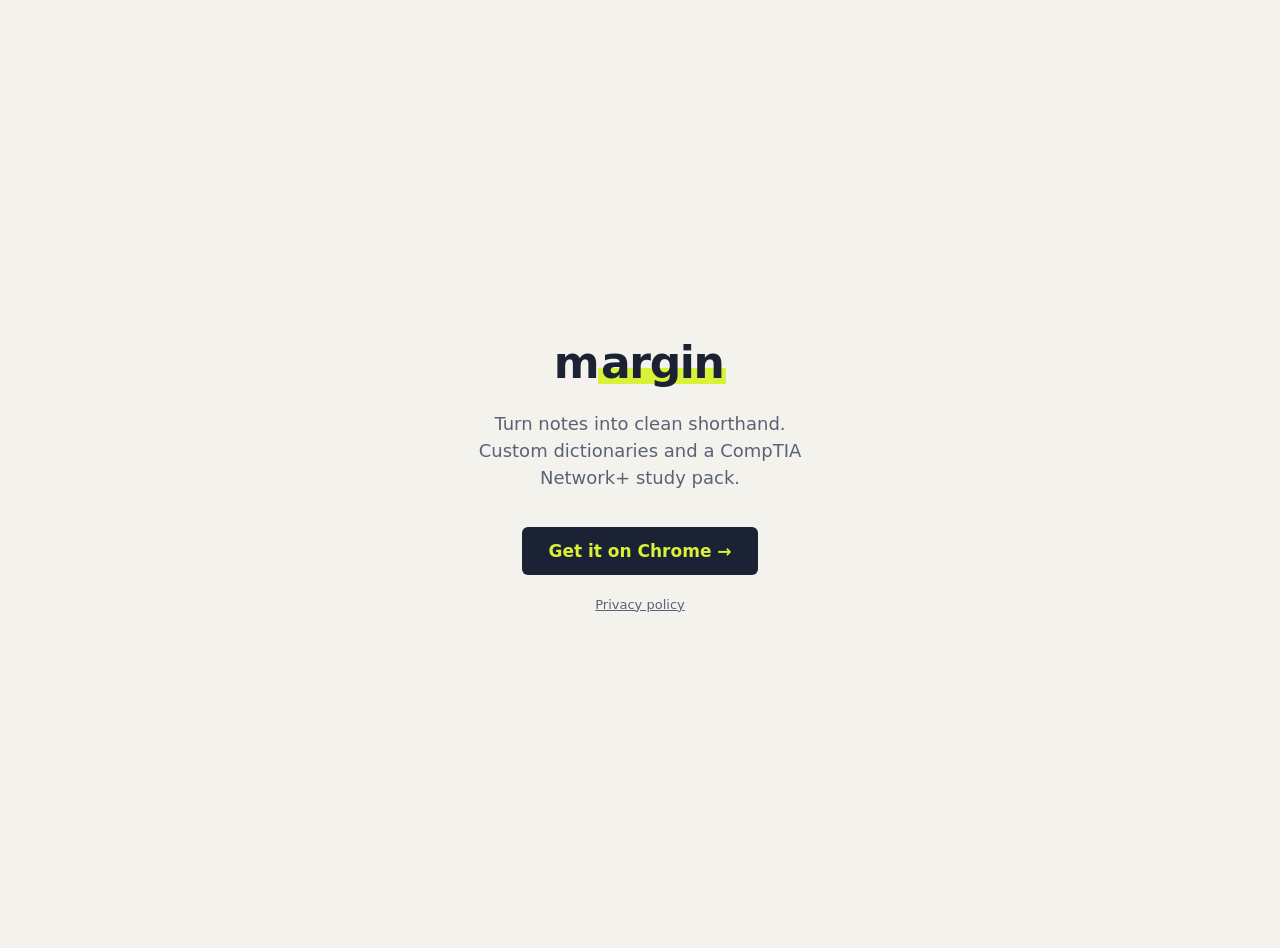
<file: docs/index.html>
<!DOCTYPE html>
<html lang="en">
<head>
<meta charset="UTF-8">
<meta name="viewport" content="width=device-width, initial-scale=1.0">
<title>Margin — Notes Abbreviator</title>
<style>
  body{margin:0;min-height:100vh;display:flex;flex-direction:column;align-items:center;justify-content:center;
       font-family:system-ui,-apple-system,Segoe UI,Roboto,Arial,sans-serif;background:#f3f2ed;color:#1b2233;text-align:center;padding:24px;}
  h1{font-size:44px;letter-spacing:-.03em;margin:0 0 4px;}
  h1 em{font-style:normal;background:linear-gradient(transparent 60%,#d8f23a 60%,#d8f23a 92%,transparent 92%);padding:0 .06em;}
  p{color:#5a6275;font-size:18px;max-width:30ch;line-height:1.5;}
  a.cta{margin-top:18px;background:#1b2233;color:#d8f23a;text-decoration:none;font-weight:700;
        padding:14px 26px;border-radius:6px;font-size:17px;}
  a.cta:hover{background:#000;}
  a.small{margin-top:22px;color:#5a6275;font-size:13px;}
</style>
</head>
<body>
  <h1>m<em>argin</em></h1>
  <p>Turn notes into clean shorthand. Custom dictionaries and a CompTIA Network+ study pack.</p>
  <a class="cta" href="https://chromewebstore.google.com/detail/margin-%E2%80%94-notes-abbreviato/ahgckibbndpgighnpgigbokkbjbpokbh">Get it on Chrome →</a>
  <a class="small" href="privacy.html">Privacy policy</a>
</body>
</html>
</file>
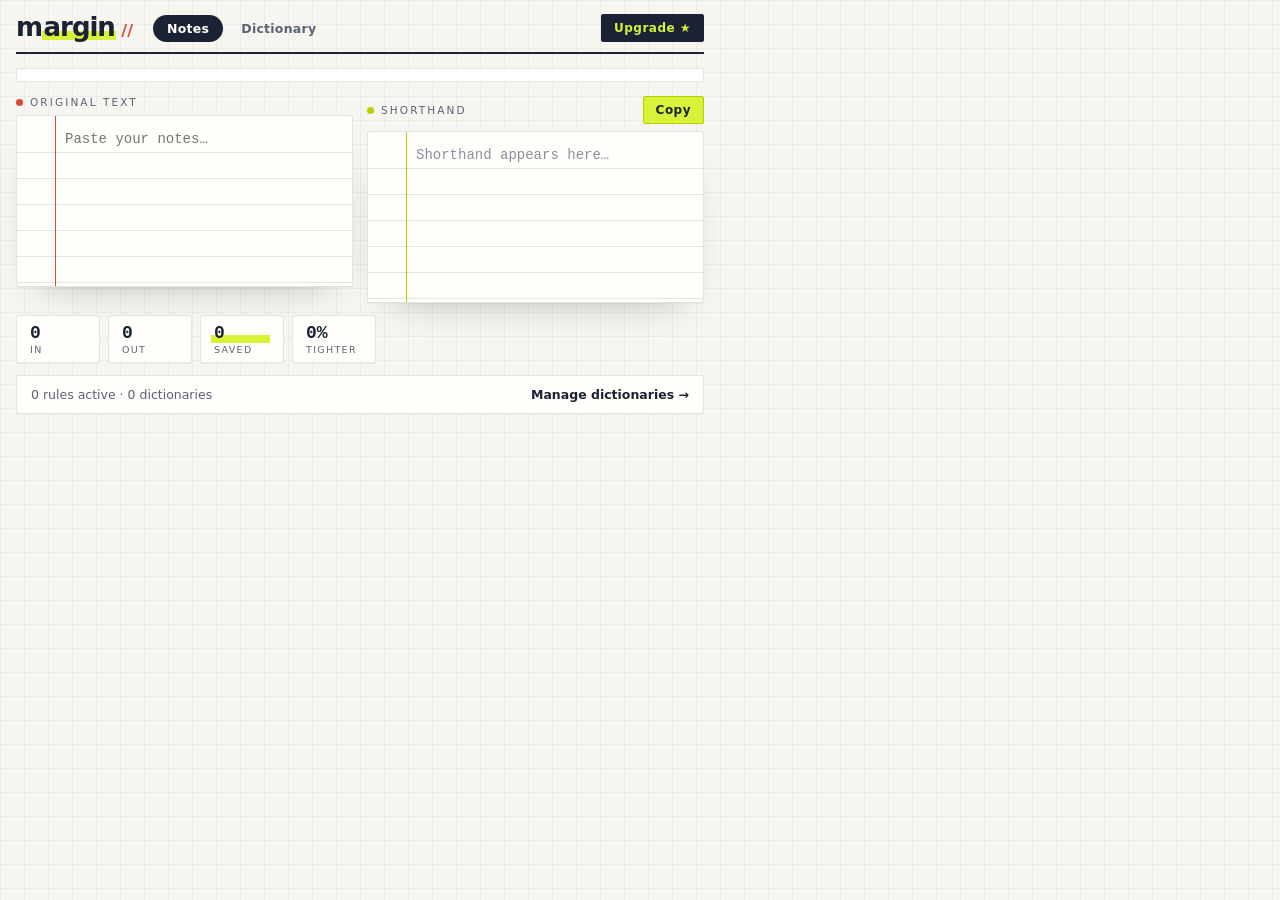
<file: popup.html>
<!DOCTYPE html>
<html lang="en">
<head>
  <meta charset="UTF-8">
  <link rel="stylesheet" href="popup.css">
  <title>Margin</title>
</head>
<body>
  <header>
    <div class="brand">
      <span class="mark">m<em>argin</em></span><span class="slash">//</span>
    </div>
    <nav class="tabs" id="tabs">
      <button class="tab active" type="button" data-view="notes">Notes</button>
      <button class="tab" type="button" data-view="dict">Dictionary</button>
    </nav>
    <button class="btn upgrade" id="upgradeBtn" type="button">Upgrade ★</button>
  </header>

  <div id="tierBanner" class="tier-banner free"></div>

  <!-- ===================== NOTES VIEW ===================== -->
  <main class="view active" id="view-notes">
    <div class="grid">
      <section class="panel in">
        <div class="panel-head"><span class="eyebrow"><span class="dot"></span>Original text</span></div>
        <div class="sheet"><textarea id="input" class="surface" spellcheck="false" placeholder="Paste your notes…"></textarea></div>
      </section>
      <section class="panel out">
        <div class="panel-head">
          <span class="eyebrow"><span class="dot"></span>Shorthand</span>
          <button class="btn" id="copy" type="button">Copy</button>
        </div>
        <div class="sheet"><div id="output" class="surface" role="textbox" aria-live="polite" aria-label="Shorthand notes"></div></div>
      </section>
    </div>

    <div class="stats">
      <div class="stat"><span class="num" id="s-in">0</span><span class="lab">In</span></div>
      <div class="stat"><span class="num" id="s-out">0</span><span class="lab">Out</span></div>
      <div class="stat save"><span class="num" id="s-saved">0</span><span class="lab">Saved</span></div>
      <div class="stat"><span class="num" id="s-pct">0%</span><span class="lab">Tighter</span></div>
    </div>

    <button class="dict-link" type="button" data-view="dict" id="dictLink">
      <span><span id="footRules">0</span> rules active · <span id="footPacks">0</span> dictionaries</span>
      <span class="chev">Manage dictionaries →</span>
    </button>
  </main>

  <!-- ===================== DICTIONARY VIEW ===================== -->
  <main class="view" id="view-dict">
    <section class="manager" id="manager">
      <div class="mgr-head">
        <div class="mgr-title"><h2>Dictionary Manager</h2><span class="count" id="activeCount"></span></div>
        <div class="mgr-ctrl">
          <label class="flag"><span class="switch"><input type="checkbox" id="flagCompress" data-action="flag" data-flag="compress"><span class="track"></span></span>Compress</label>
          <label class="flag"><span class="switch"><input type="checkbox" id="flagProtect" data-action="flag" data-flag="protect"><span class="track"></span></span>Protect</label>
          <button class="btn ghost" type="button" data-action="reset">Restore defaults</button>
        </div>
      </div>

      <div class="mgr-grid">
        <aside class="addons">
          <h3>Dictionaries</h3>
          <div class="addon-list" id="addonList"></div>
		  <div class="newrow">
			<input class="field" id="newAddonName" type="text" placeholder="New dictionary name…" maxlength="40" autocomplete="off">
			<button class="btn" type="button" data-action="create">Add</button>
		  </div>
		  <div class="newrow">
			<button class="btn ghost" type="button" data-action="import" style="flex:1">Import dictionary…</button>
			<input type="file" id="importFile" accept="application/json,.json" hidden>
		  </div>
        </aside>

        <div class="rules">
			<div class="rules-top">
			  <span class="sel-name" id="selName">—</span>
			  <span style="display:flex;gap:6px;align-items:center;">
				<span class="pill" id="selBadge">—</span>
				<button class="btn ghost" type="button" data-action="export">Export</button>
			  </span>
			</div>

          <div class="forms" id="forms">
            <div>
              <div class="formlabel">Add abbreviation</div>
              <div class="formrow">
                <input class="field grow" id="ruleTerm" type="text" placeholder="Word or phrase" autocomplete="off">
                <span class="arrow">→</span>
                <input class="field grow" id="ruleAbbr" type="text" placeholder="Abbr / symbol" autocomplete="off">
                <button class="btn" type="button" data-action="add-rule">Save</button>
              </div>
            </div>
            <div>
              <div class="formlabel">Add removal (stripped from text)</div>
              <div class="formrow">
                <input class="field grow" id="removeTerm" type="text" placeholder="Filler word to delete" autocomplete="off">
                <button class="btn" type="button" data-action="add-removal">Strip</button>
              </div>
            </div>
          </div>

          <div class="readonly-note" id="readonlyNote" hidden>Built-in dictionary — read-only. Create your own to add rules.</div>
          <div class="rule-list" id="ruleList"></div>
        </div>
      </div>
    </section>
  </main>

  <script src="ExtPay.js"></script>
  <script src="engine.js"></script>
  <script src="popup.js"></script>
</body>
</html>
</file>
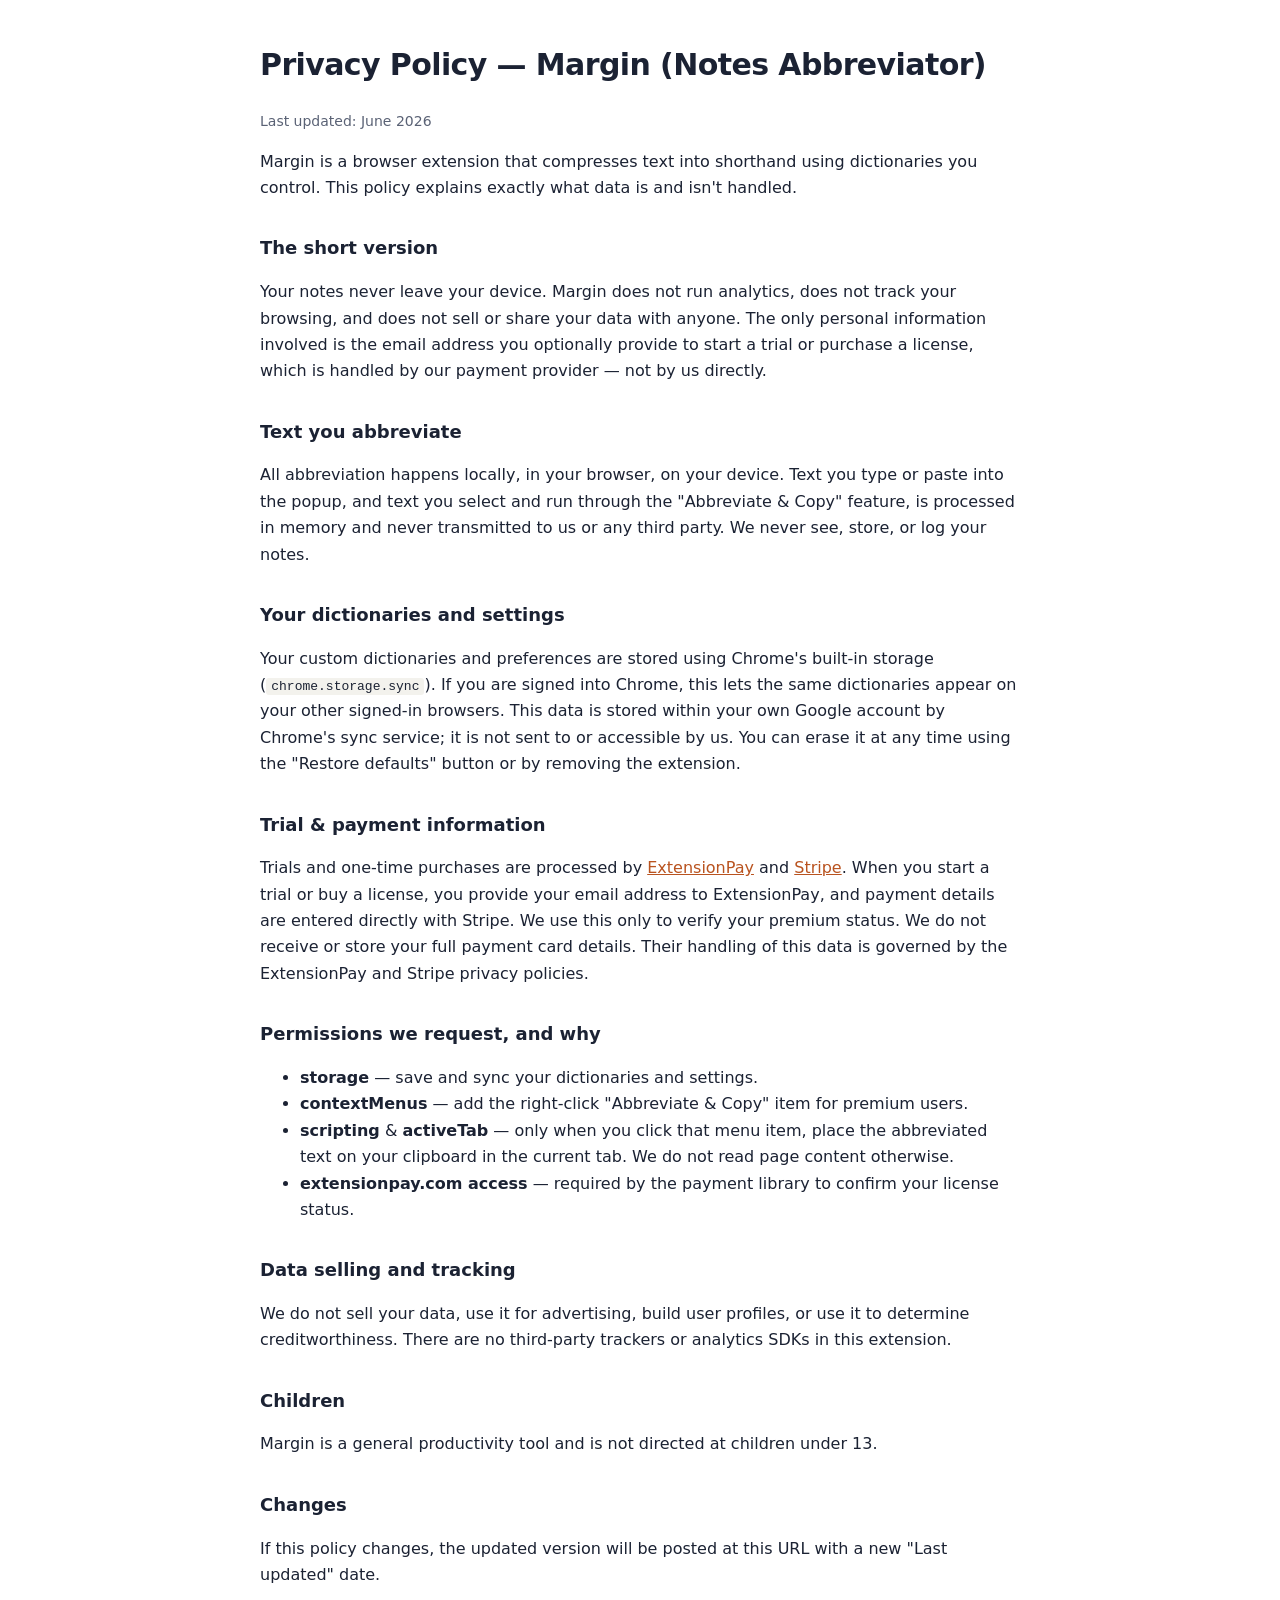
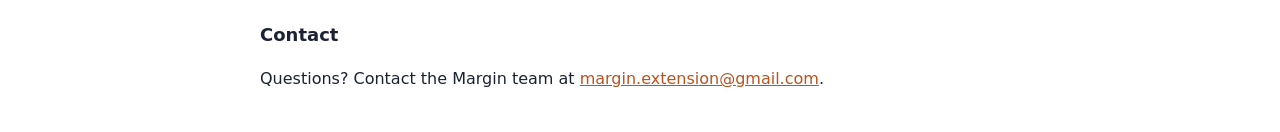
<file: docs/privacy.html>
<!DOCTYPE html>
<html lang="en">
<head>
<meta charset="UTF-8">
<meta name="viewport" content="width=device-width, initial-scale=1.0">
<title>Margin — Privacy Policy</title>
<style>
  body{max-width:760px;margin:40px auto;padding:0 20px;font-family:system-ui,-apple-system,Segoe UI,Roboto,Arial,sans-serif;color:#1b2233;line-height:1.65;}
  h1{font-size:30px;letter-spacing:-.02em;} h2{margin-top:32px;font-size:18px;}
  code{background:#f3f2ed;padding:1px 5px;border-radius:3px;}
  .muted{color:#5a6275;font-size:14px;}
  a{color:#b9531f;}
</style>
</head>
<body>
  <h1>Privacy Policy — Margin (Notes Abbreviator)</h1>
  <p class="muted">Last updated: June 2026</p>

  <p>Margin is a browser extension that compresses text into shorthand using dictionaries you control. This policy explains exactly what data is and isn't handled.</p>

  <h2>The short version</h2>
  <p>Your notes never leave your device. Margin does not run analytics, does not track your browsing, and does not sell or share your data with anyone. The only personal information involved is the email address you optionally provide to start a trial or purchase a license, which is handled by our payment provider — not by us directly.</p>

  <h2>Text you abbreviate</h2>
  <p>All abbreviation happens locally, in your browser, on your device. Text you type or paste into the popup, and text you select and run through the "Abbreviate &amp; Copy" feature, is processed in memory and never transmitted to us or any third party. We never see, store, or log your notes.</p>

  <h2>Your dictionaries and settings</h2>
  <p>Your custom dictionaries and preferences are stored using Chrome's built-in storage (<code>chrome.storage.sync</code>). If you are signed into Chrome, this lets the same dictionaries appear on your other signed-in browsers. This data is stored within your own Google account by Chrome's sync service; it is not sent to or accessible by us. You can erase it at any time using the "Restore defaults" button or by removing the extension.</p>

  <h2>Trial &amp; payment information</h2>
  <p>Trials and one-time purchases are processed by <a href="https://extensionpay.com" rel="noopener">ExtensionPay</a> and <a href="https://stripe.com" rel="noopener">Stripe</a>. When you start a trial or buy a license, you provide your email address to ExtensionPay, and payment details are entered directly with Stripe. We use this only to verify your premium status. We do not receive or store your full payment card details. Their handling of this data is governed by the ExtensionPay and Stripe privacy policies.</p>

  <h2>Permissions we request, and why</h2>
  <ul>
    <li><strong>storage</strong> — save and sync your dictionaries and settings.</li>
    <li><strong>contextMenus</strong> — add the right-click "Abbreviate &amp; Copy" item for premium users.</li>
    <li><strong>scripting</strong> &amp; <strong>activeTab</strong> — only when you click that menu item, place the abbreviated text on your clipboard in the current tab. We do not read page content otherwise.</li>
    <li><strong>extensionpay.com access</strong> — required by the payment library to confirm your license status.</li>
  </ul>

  <h2>Data selling and tracking</h2>
  <p>We do not sell your data, use it for advertising, build user profiles, or use it to determine creditworthiness. There are no third-party trackers or analytics SDKs in this extension.</p>

  <h2>Children</h2>
  <p>Margin is a general productivity tool and is not directed at children under 13.</p>

  <h2>Changes</h2>
  <p>If this policy changes, the updated version will be posted at this URL with a new "Last updated" date.</p>

  <h2>Contact</h2>
  <p>Questions? Contact the Margin team at <a href="mailto:margin.extension@gmail.com">margin.extension@gmail.com</a>.</p>
</body>
</html>
</file>
<file: popup.css>
:root{
  --paper:#f6f5f0; --grid:rgba(31,41,61,.045); --ink:#1b2233; --ink-soft:#5a6275;
  --rule:rgba(31,41,61,.12); --margin-red:#d6493b; --hi:#d8f23a; --hi-deep:#b9d000;
  --panel:#fffefb; --shadow:0 1px 0 rgba(27,34,51,.04),0 18px 40px -28px rgba(27,34,51,.45);
  --mono:"SF Mono","Cascadia Code","Consolas","Liberation Mono",monospace;
  --sans:system-ui,-apple-system,"Segoe UI",Roboto,Helvetica,Arial,sans-serif;
}
*{box-sizing:border-box;}
body{
  width:720px; margin:0; padding:14px 16px 16px; color:var(--ink); font-family:var(--sans);
  background-color:var(--paper);
  background-image:linear-gradient(var(--grid) 1px,transparent 1px),linear-gradient(90deg,var(--grid) 1px,transparent 1px);
  background-size:24px 24px; -webkit-font-smoothing:antialiased;
}

/* ---- header with tab bar ---- */
header{display:flex;align-items:center;gap:14px;border-bottom:2px solid var(--ink);padding-bottom:10px;margin-bottom:14px;}
.brand{display:flex;align-items:baseline;gap:5px;}
.brand .mark{font-weight:800;font-size:26px;letter-spacing:-.04em;line-height:.9;}
.brand .slash{color:var(--margin-red);font-weight:800;}
.brand .mark em{font-style:normal;background:linear-gradient(transparent 62%,var(--hi) 62%,var(--hi) 92%,transparent 92%);padding:0 .06em;}

.tabs{display:flex;gap:4px;margin-left:6px;}
.tab{
  font-family:var(--sans);font-size:12.5px;font-weight:600;letter-spacing:.02em;color:var(--ink-soft);
  background:transparent;border:0;border-radius:999px;padding:6px 14px;cursor:pointer;transition:background .12s,color .12s;
}
.tab:hover{color:var(--ink);}
.tab.active{background:var(--ink);color:#fff;}
.tab:focus-visible{outline:2px solid var(--hi-deep);outline-offset:2px;}

.btn{font-family:var(--sans);font-size:12px;letter-spacing:.04em;color:var(--ink);background:var(--hi);border:1px solid var(--hi-deep);border-radius:2px;padding:6px 12px;cursor:pointer;font-weight:600;white-space:nowrap;transition:transform .08s,background .15s;}
.btn:hover{background:var(--hi-deep);}
.btn:active{transform:translateY(1px);}
.btn:disabled{opacity:.45;cursor:not-allowed;}
.btn.ghost{background:transparent;border-color:var(--rule);color:var(--ink-soft);}
.btn.ghost:hover{border-color:var(--ink);color:var(--ink);}
.btn.upgrade{margin-left:auto;background:var(--ink);color:var(--hi);border-color:var(--ink);}
.btn.upgrade:hover{background:#000;}

/* ---- view switching ---- */
.view{display:none;}
.view.active{display:block;}

.grid{display:grid;grid-template-columns:1fr 1fr;gap:14px;}
.panel{display:flex;flex-direction:column;min-width:0;}
.panel-head{display:flex;align-items:center;justify-content:space-between;gap:10px;margin-bottom:7px;}
.eyebrow{font-size:10.5px;letter-spacing:.2em;text-transform:uppercase;color:var(--ink-soft);display:flex;align-items:center;gap:7px;}
.eyebrow .dot{width:7px;height:7px;border-radius:50%;background:var(--margin-red);}
.panel.out .eyebrow .dot{background:var(--hi-deep);}
.sheet{position:relative;height:172px;background:var(--panel);border:1px solid var(--rule);border-radius:3px;box-shadow:var(--shadow);overflow:hidden;}
.surface{width:100%;height:100%;display:block;border:0;outline:0;resize:none;margin:0;font-family:var(--mono);font-size:14px;line-height:26px;color:var(--ink);padding:10px 14px 14px 48px;background-color:transparent;background-image:repeating-linear-gradient(to bottom,transparent 0,transparent 25px,var(--rule) 25px,var(--rule) 26px),linear-gradient(90deg,transparent 38px,var(--margin-red) 38px,var(--margin-red) 39px,transparent 39px);background-attachment:local,local;background-position:0 11px,0 0;white-space:pre-wrap;word-wrap:break-word;overflow:auto;}
textarea.surface:focus{box-shadow:inset 0 0 0 2px rgba(216,242,58,.55);}
.panel.out .surface{background-image:repeating-linear-gradient(to bottom,transparent 0,transparent 25px,var(--rule) 25px,var(--rule) 26px),linear-gradient(90deg,transparent 38px,var(--hi-deep) 38px,var(--hi-deep) 39px,transparent 39px);}
.out .surface:empty::before{content:"Shorthand appears here…";color:var(--ink-soft);opacity:.7;}

.stats{display:flex;flex-wrap:wrap;gap:8px;margin-top:12px;}
.stat{display:flex;flex-direction:column;gap:1px;border:1px solid var(--rule);background:var(--panel);border-radius:3px;padding:7px 13px;min-width:84px;box-shadow:var(--shadow);}
.stat .num{font-family:var(--mono);font-size:18px;font-weight:700;}
.stat .lab{font-size:9.5px;letter-spacing:.14em;text-transform:uppercase;color:var(--ink-soft);}
.stat.save .num{background:linear-gradient(transparent 58%,var(--hi) 58%);display:inline-block;padding:0 3px;margin-left:-3px;}

/* ---- slim link to the dictionary view (keeps main screen calm) ---- */
.dict-link{display:flex;align-items:center;justify-content:space-between;gap:10px;width:100%;margin-top:12px;background:var(--panel);border:1px solid var(--rule);border-radius:3px;box-shadow:var(--shadow);padding:11px 14px;cursor:pointer;font-family:var(--sans);font-size:12.5px;color:var(--ink-soft);transition:border-color .12s;}
.dict-link:hover{border-color:var(--ink);color:var(--ink);}
.dict-link .chev{font-weight:600;color:var(--ink);}

/* ---- manager ---- */
.manager{background:var(--panel);border:1px solid var(--rule);border-radius:4px;box-shadow:var(--shadow);overflow:hidden;}
.mgr-head{display:flex;align-items:center;justify-content:space-between;gap:12px;flex-wrap:wrap;padding:11px 14px;border-bottom:1px solid var(--rule);}
.mgr-title{display:flex;align-items:baseline;gap:9px;}
.mgr-title h2{margin:0;font-size:14px;}
.mgr-title .count{font-family:var(--mono);font-size:11px;color:var(--ink-soft);}
.mgr-ctrl{display:flex;align-items:center;gap:12px;flex-wrap:wrap;}
.flag{display:flex;align-items:center;gap:6px;font-size:10.5px;letter-spacing:.06em;text-transform:uppercase;color:var(--ink-soft);cursor:pointer;}
.switch{position:relative;display:inline-flex;width:32px;height:19px;flex:0 0 auto;cursor:pointer;}
.switch input{position:absolute;opacity:0;width:100%;height:100%;margin:0;cursor:pointer;}
.switch .track{position:absolute;inset:0;background:#cdd0cb;border-radius:999px;transition:background .15s;}
.switch .track::after{content:"";position:absolute;top:2px;left:2px;width:15px;height:15px;background:#fff;border-radius:50%;transition:transform .15s;box-shadow:0 1px 2px rgba(0,0,0,.3);}
.switch input:checked + .track{background:var(--hi-deep);}
.switch input:checked + .track::after{transform:translateX(13px);}

.mgr-grid{display:grid;grid-template-columns:240px 1fr;}
.addons{border-right:1px solid var(--rule);padding:12px;display:flex;flex-direction:column;gap:7px;min-width:0;}
.addons h3,.rules h3{margin:0 0 3px;font-size:10px;letter-spacing:.18em;text-transform:uppercase;color:var(--ink-soft);}
.addon-list{display:flex;flex-direction:column;gap:6px;max-height:300px;overflow:auto;padding-right:2px;}
.addon{display:flex;align-items:center;gap:8px;padding:8px 9px;border:1px solid var(--rule);border-radius:3px;background:#fff;cursor:pointer;min-width:0;}
.addon.sel{border-color:var(--ink);box-shadow:inset 3px 0 0 var(--hi-deep);}
.addon .meta{display:flex;flex-direction:column;gap:1px;min-width:0;flex:1;}
.addon .nm{font-size:12.5px;font-weight:600;white-space:nowrap;overflow:hidden;text-overflow:ellipsis;}
.addon.off .nm{color:var(--ink-soft);}
.addon .ct{font-family:var(--mono);font-size:10px;color:var(--ink-soft);}
.lock{font-size:10px;color:var(--ink-soft);}
.xbtn{flex:0 0 auto;width:19px;height:19px;border-radius:50%;border:1px solid var(--rule);background:#fff;color:var(--ink-soft);font-size:12px;line-height:1;cursor:pointer;display:inline-flex;align-items:center;justify-content:center;padding:0;}
.xbtn:hover{border-color:var(--margin-red);color:var(--margin-red);}
.newrow{display:flex;gap:6px;margin-top:3px;}
.field{font-family:var(--mono);font-size:12.5px;color:var(--ink);background:#fff;border:1px solid var(--rule);border-radius:3px;padding:7px 9px;min-width:0;width:100%;}
.field:focus{outline:0;border-color:var(--ink);box-shadow:inset 0 0 0 1px var(--ink);}

.rules{padding:12px 14px;min-width:0;}
.rules-top{display:flex;align-items:baseline;justify-content:space-between;gap:10px;margin-bottom:9px;flex-wrap:wrap;}
.rules-top .sel-name{font-size:13.5px;font-weight:700;}
.pill{font-family:var(--mono);font-size:10px;border:1px solid var(--rule);border-radius:999px;padding:2px 9px;color:var(--ink-soft);}
.pill.on{color:var(--ink);border-color:var(--hi-deep);background:linear-gradient(transparent 55%,var(--hi) 55%);}
.forms{display:flex;flex-direction:column;gap:7px;margin-bottom:10px;}
.forms.hidden{display:none;}
.formrow{display:flex;gap:6px;flex-wrap:wrap;}
.formrow .grow{flex:1 1 120px;}
.formrow .arrow{align-self:center;color:var(--ink-soft);font-family:var(--mono);}
.formlabel{font-size:10px;letter-spacing:.12em;text-transform:uppercase;color:var(--ink-soft);margin-bottom:-1px;}
.formlabel .cap{font-family:var(--mono);text-transform:none;letter-spacing:0;color:var(--ink-soft);}
.formlabel .cap.full{color:var(--margin-red);font-weight:700;}
.readonly-note{font-size:11.5px;color:var(--ink-soft);background:#f3f2ec;border:1px dashed var(--rule);border-radius:3px;padding:8px 10px;margin-bottom:10px;}
.rule-list{max-height:260px;overflow:auto;border:1px solid var(--rule);border-radius:3px;}
.group-head{position:sticky;top:0;background:#f3f2ec;border-bottom:1px solid var(--rule);padding:5px 11px;font-size:9.5px;letter-spacing:.16em;text-transform:uppercase;color:var(--ink-soft);z-index:1;}
.rule-row{display:grid;grid-template-columns:1fr auto 1fr 22px;align-items:center;gap:9px;padding:6px 11px;border-bottom:1px solid var(--rule);font-family:var(--mono);font-size:12px;}
.rule-row:last-child{border-bottom:0;}
.rule-row.removal{grid-template-columns:1fr auto 22px;}
.rule-row.ro{grid-template-columns:1fr auto 1fr;}
.rule-row.ro.removal{grid-template-columns:1fr auto;}
.rule-row .term{white-space:nowrap;overflow:hidden;text-overflow:ellipsis;}
.rule-row .to{color:var(--ink-soft);}
.rule-row .abbr{color:var(--margin-red);font-weight:700;white-space:nowrap;overflow:hidden;text-overflow:ellipsis;}
.rule-row .strip{color:var(--ink-soft);font-style:italic;}
.empty{padding:11px;color:var(--ink-soft);font-size:12px;}

.tier-banner{display:block;font-size:12px;font-weight:600;padding:6px 10px;margin:0 0 14px;border-radius:2px;}
.tier-banner.paid,.tier-banner.trial{background:linear-gradient(transparent 55%,var(--hi) 55%);color:var(--ink);}
.tier-banner.free{background:#fff;border:1px solid var(--rule);color:var(--ink-soft);}
.tier-banner.warn{background:#fdecea;border:1px solid var(--margin-red);color:var(--margin-red);}
.tier-banner b{color:var(--ink);}
.addon.locked{opacity:.5;}
@media (prefers-reduced-motion:reduce){*{transition:none !important;}}
</file>
